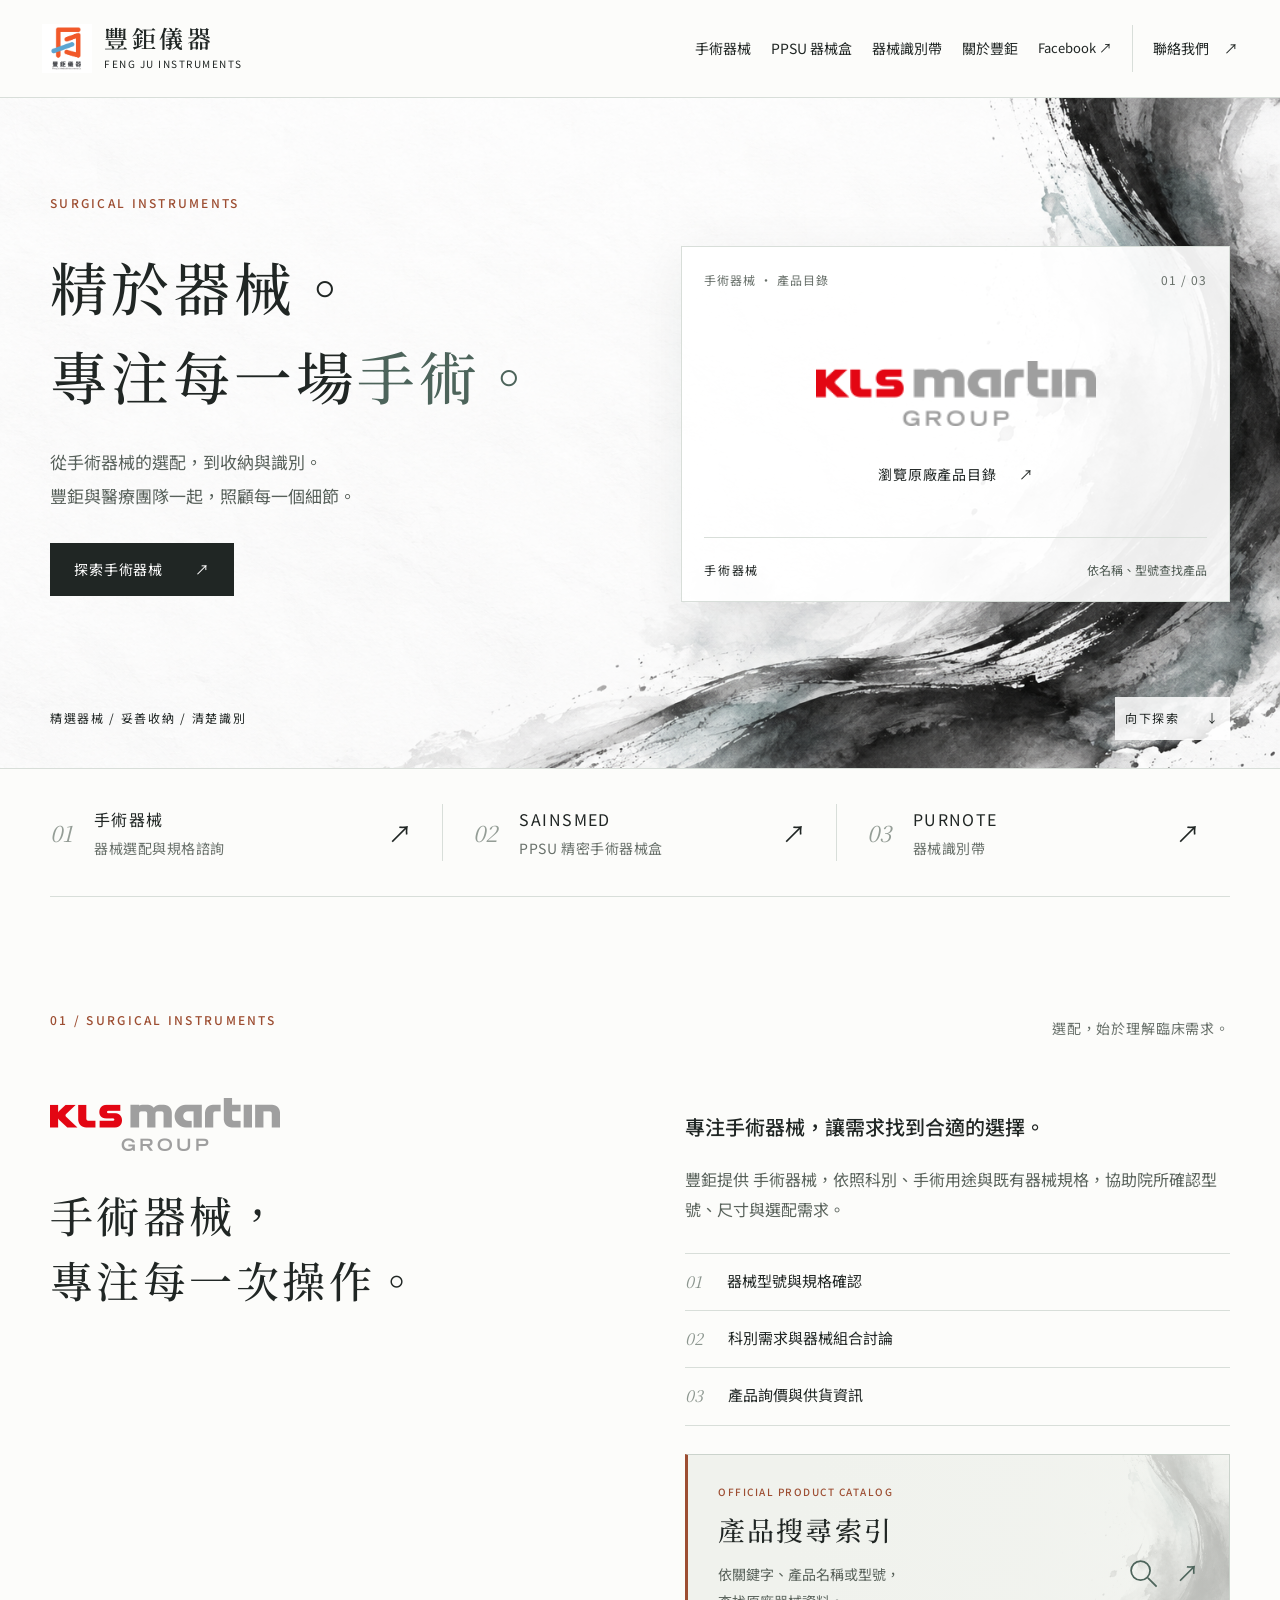
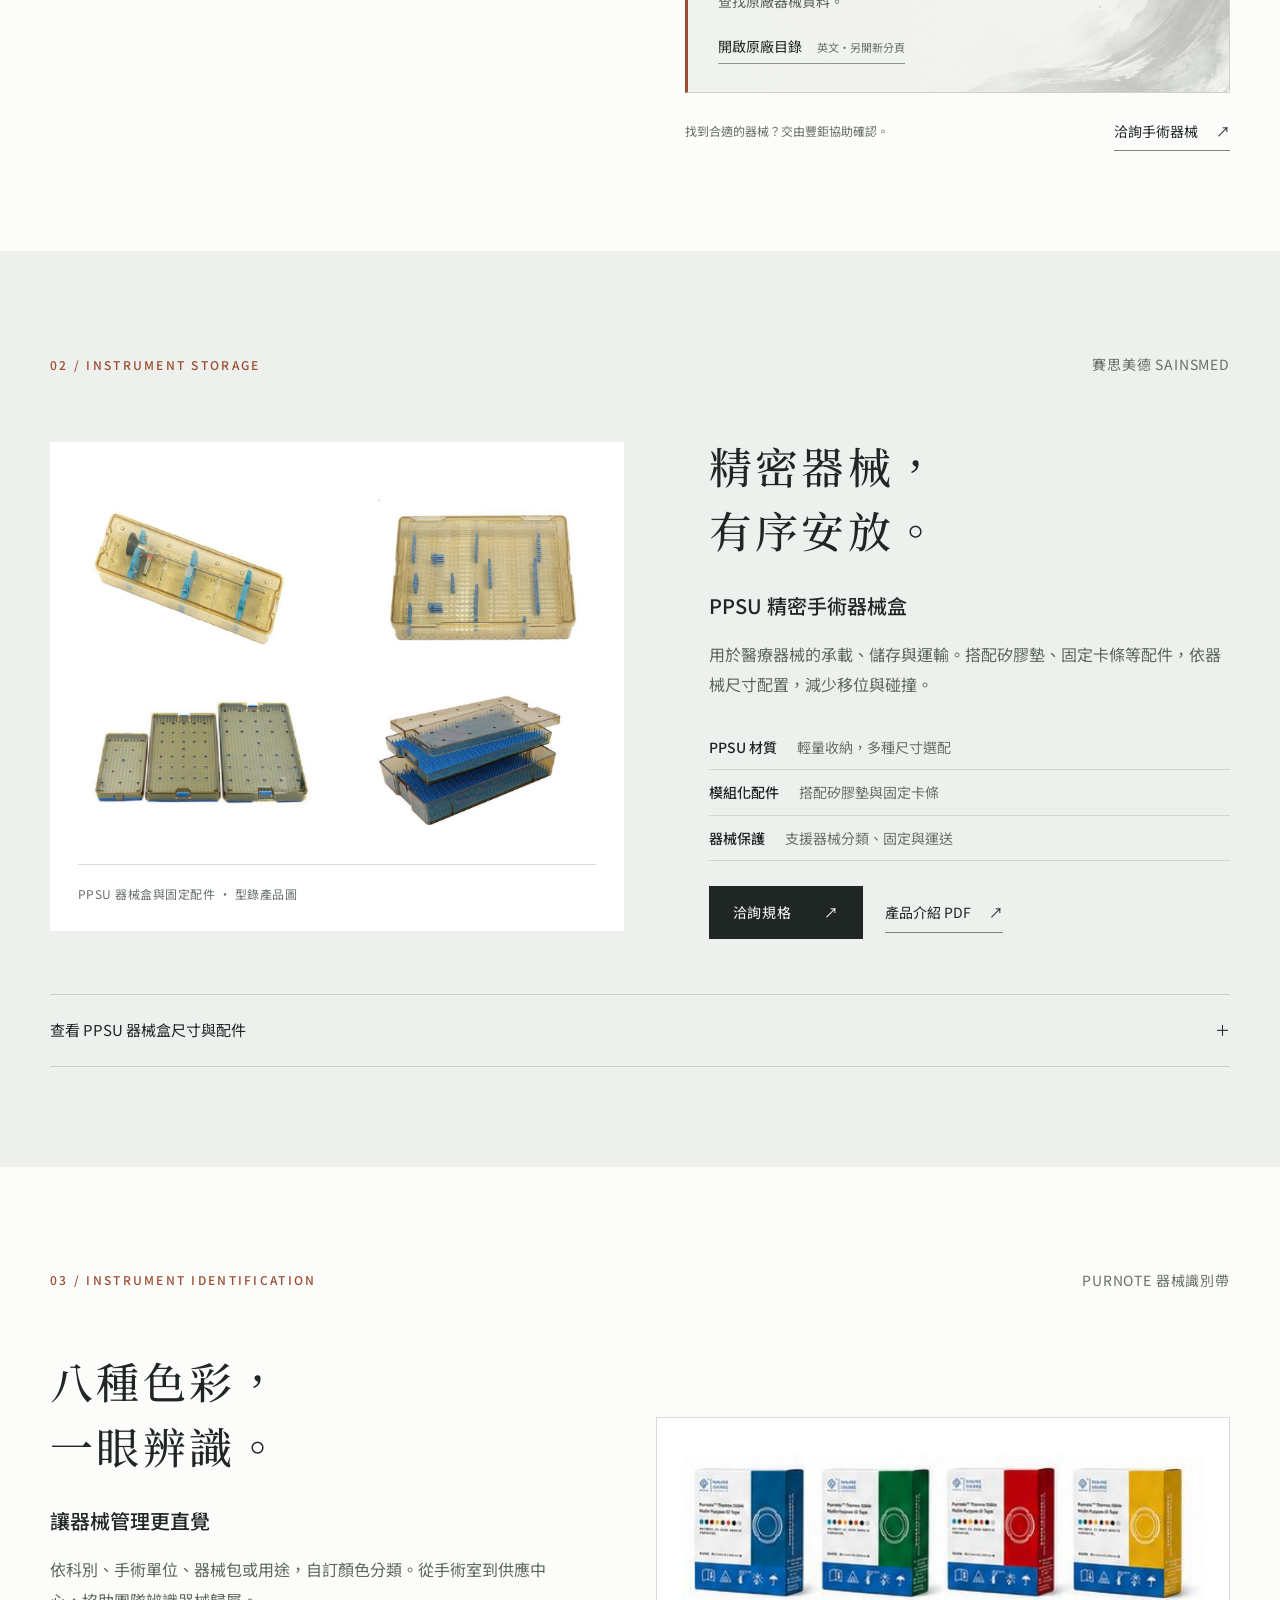
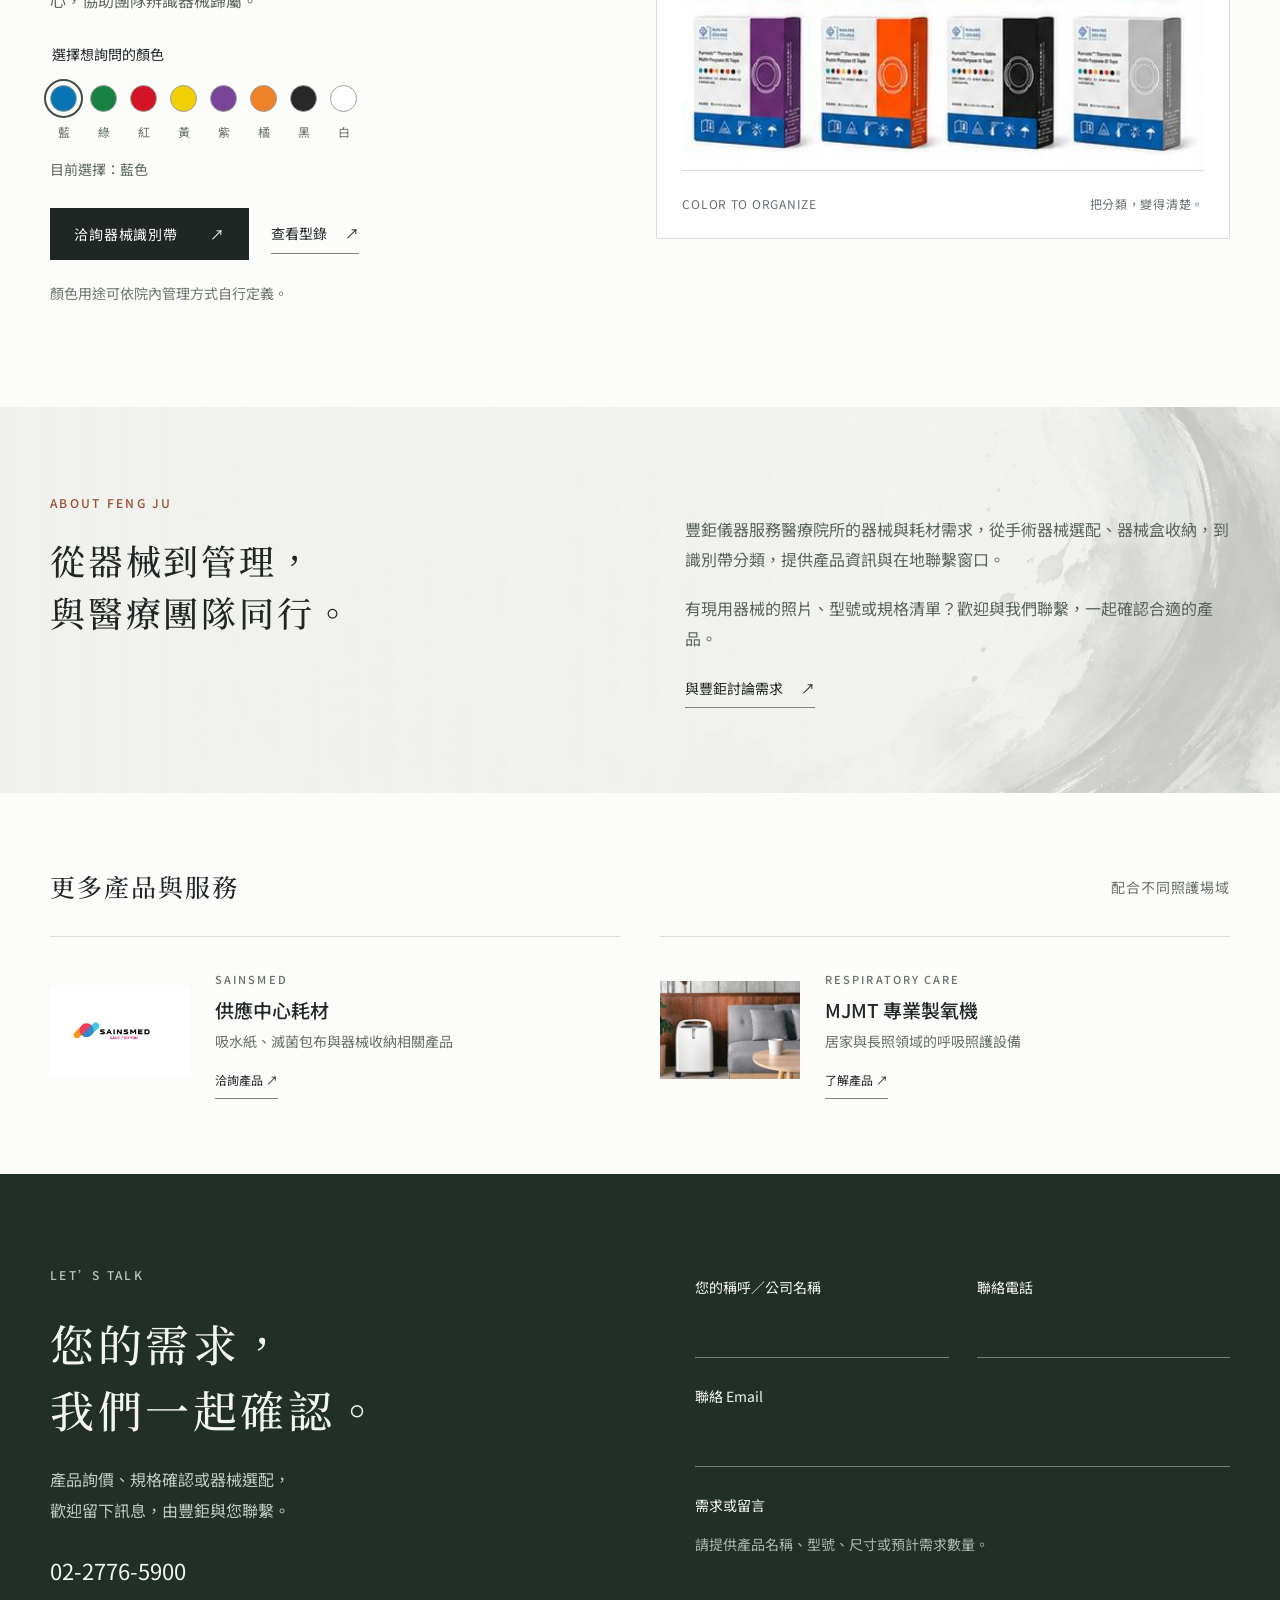
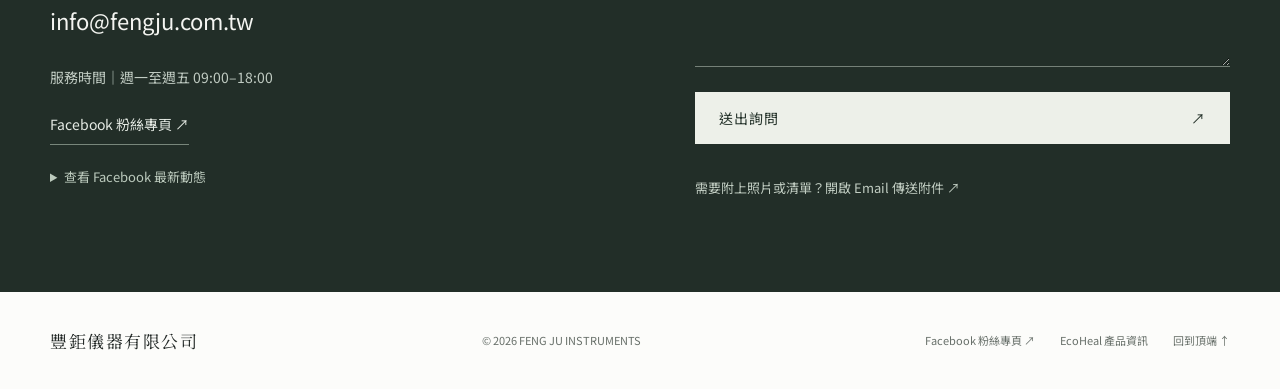
<file: index.html>
<!DOCTYPE html>
<html lang="zh-Hant-TW">
<head>
  <meta charset="UTF-8">
  <meta name="viewport" content="width=device-width,initial-scale=1">
  <title>豐鉅儀器｜手術器械・PPSU 器械盒・器械識別帶</title>
  <meta name="description" content="豐鉅儀器提供 手術器械、賽思美德 SAINSMED PPSU 精密手術器械盒與 PURNOTE 器械識別帶，協助醫療院所選配器械、整理收納與建立分類識別。">
  <link rel="icon" href="豐鉅儀器LOGO.png">
  <link rel="preconnect" href="https://fonts.googleapis.com">
  <link rel="preconnect" href="https://fonts.gstatic.com" crossorigin>
  <link href="https://fonts.googleapis.com/css2?family=Noto+Sans+TC:wght@400;500;600;700&family=Noto+Serif+TC:wght@400;500;600;700&display=swap" rel="stylesheet">
  <link rel="stylesheet" href="assets/home.css">
  <script src="assets/home.js" defer></script>
</head>
<body>
<a class="skip" href="#main">跳至主要內容</a>
<header class="header">
  <a class="brand" href="index.html" aria-label="豐鉅儀器首頁"><img src="豐鉅儀器LOGO.png" width="52" height="52" alt="豐鉅儀器標誌"><span>豐鉅儀器<small>FENG JU INSTRUMENTS</small></span></a>
  <button class="menu-toggle" aria-expanded="false" aria-controls="navigation">選單 <span aria-hidden="true">☰</span></button>
  <nav id="navigation" aria-label="主要導覽"><a href="#kls">手術器械</a><a href="#ppsu">PPSU 器械盒</a><a href="#identification">器械識別帶</a><a href="#solutions">關於豐鉅</a><a class="nav-facebook" href="https://www.facebook.com/fengju.com.tw/" target="_blank" rel="noopener" aria-label="豐鉅儀器 Facebook 粉絲專頁（另開新分頁）">Facebook <span aria-hidden="true">↗</span></a><a class="nav-contact" href="#contact">聯絡我們 <span aria-hidden="true">↗</span></a></nav>
</header>
<main id="main">
<section class="hero" id="home" aria-labelledby="hero-title">
  <div class="hero-inner wrap">
    <div class="hero-copy"><p class="eyebrow">SURGICAL INSTRUMENTS</p><h1 id="hero-title">精於器械。<br>專注每一場<span>手術。</span></h1><p class="hero-description">從手術器械的選配，到收納與識別。<br>豐鉅與醫療團隊一起，照顧每一個細節。</p><a class="button dark" href="#kls">探索手術器械 <span aria-hidden="true">↗</span></a></div>
    <figure class="hero-visual hero-catalog"><div class="visual-label"><span>手術器械 · 產品目錄</span><span>01 / 03</span></div><a class="hero-logo-link" href="https://www.klsmartin.com/shop/en/products/" target="_blank" rel="noopener noreferrer" aria-label="開啟原廠產品目錄（英文，新分頁）"><img src="assets/kls-martin-logo.png" width="230" height="53" alt="KLS Martin Group Logo"><span>瀏覽原廠產品目錄 <span aria-hidden="true">↗</span></span></a><figcaption><span>手術器械</span><span>依名稱、型號查找產品</span></figcaption></figure>
  </div>
  <div class="hero-bottom wrap"><span>精選器械 / 妥善收納 / 清楚識別</span><a href="#products">向下探索 <span aria-hidden="true">↓</span></a></div>
</section>
<div class="product-index wrap" id="products" aria-label="三大產品系列"><a href="#kls"><span class="index-number">01</span><span>手術器械<small>器械選配與規格諮詢</small></span><span aria-hidden="true">↗</span></a><a href="#ppsu"><span class="index-number">02</span><span>SAINSMED<small>PPSU 精密手術器械盒</small></span><span aria-hidden="true">↗</span></a><a href="#identification"><span class="index-number">03</span><span>PURNOTE<small>器械識別帶</small></span><span aria-hidden="true">↗</span></a></div>
<section class="section kls wrap" id="kls" aria-labelledby="kls-title">
  <div class="section-heading"><p class="eyebrow">01 / SURGICAL INSTRUMENTS</p><p class="section-aside">選配，始於理解臨床需求。</p></div>
  <div class="kls-grid"><div><a class="instrument-logo-link" href="https://www.klsmartin.com/shop/en/products/" target="_blank" rel="noopener noreferrer" aria-label="開啟原廠產品目錄（英文，新分頁）"><img src="assets/kls-martin-logo.png" width="230" height="53" alt="KLS Martin Group Logo"></a><h2 id="kls-title">手術器械，<br>專注每一次操作。</h2></div><div class="kls-content"><p class="lead">專注手術器械，讓需求找到合適的選擇。</p><p>豐鉅提供 手術器械，依照科別、手術用途與既有器械規格，協助院所確認型號、尺寸與選配需求。</p><div class="service-lines"><div><span>01</span><span>器械型號與規格確認</span></div><div><span>02</span><span>科別需求與器械組合討論</span></div><div><span>03</span><span>產品詢價與供貨資訊</span></div></div><a class="kls-catalog-link" href="https://www.klsmartin.com/shop/en/products/" target="_blank" rel="noopener noreferrer" aria-label="手術器械產品搜尋索引：開啟原廠英文目錄（新分頁）"><span class="kls-catalog-copy"><span class="eyebrow">OFFICIAL PRODUCT CATALOG</span><strong>產品搜尋索引</strong><span class="kls-catalog-description">依關鍵字、產品名稱或型號，<br>查找原廠器械資料。</span><span class="kls-catalog-action">開啟原廠目錄 <small>英文・另開新分頁</small></span></span><span class="kls-catalog-icon" aria-hidden="true"><svg viewBox="0 0 24 24" fill="none"><circle cx="10" cy="10" r="6.5"/><path d="m15 15 6 6"/></svg><span>↗</span></span></a><div class="kls-inquiry-row"><span>找到合適的器械？交由豐鉅協助確認。</span><a class="text-link" href="#contact" data-inquiry="手術器械">洽詢手術器械 <span aria-hidden="true">↗</span></a></div></div></div>
</section>
<section class="section ppsu" id="ppsu" aria-labelledby="ppsu-title"><div class="wrap">
  <div class="section-heading"><p class="eyebrow">02 / INSTRUMENT STORAGE</p><span class="section-aside">賽思美德 SAINSMED</span></div>
  <div class="product-grid"><figure class="product-photo"><img src="assets/ppsu-boxes.png" width="700" height="466" loading="lazy" alt="賽思美德 PPSU 器械盒，多種尺寸及矽膠固定配件"><figcaption>PPSU 器械盒與固定配件 · 型錄產品圖</figcaption></figure><div class="product-copy"><h2 id="ppsu-title">精密器械，<br>有序安放。</h2><h3>PPSU 精密手術器械盒</h3><p>用於醫療器械的承載、儲存與運輸。搭配矽膠墊、固定卡條等配件，依器械尺寸配置，減少移位與碰撞。</p><ul class="feature-list"><li><strong>PPSU 材質</strong><span>輕量收納，多種尺寸選配</span></li><li><strong>模組化配件</strong><span>搭配矽膠墊與固定卡條</span></li><li><strong>器械保護</strong><span>支援器械分類、固定與運送</span></li></ul><div class="actions"><a class="button dark" href="#contact" data-inquiry="賽思美德 PPSU 精密手術器械盒">洽詢規格 <span aria-hidden="true">↗</span></a><a class="text-link" href="catalogs/ppsu-overview.pdf" target="_blank" rel="noopener">產品介紹 PDF <span aria-hidden="true">↗</span></a></div></div></div>
  <details class="specs"><summary>查看 PPSU 器械盒尺寸與配件 <span aria-hidden="true">＋</span></summary><div class="spec-content"><div class="table-scroll"><table><caption>PPSU 器械盒｜尺寸單位：mm</caption><thead><tr><th scope="col">型號</th><th scope="col">長 × 寬 × 高</th></tr></thead><tbody><tr><td>SMD-SBP001</td><td>160 × 70 × 22</td></tr><tr><td>SMD-SBP002</td><td>160 × 90 × 22</td></tr><tr><td>SMD-SBP003</td><td>220 × 140 × 22</td></tr><tr><td>SMD-SBP004</td><td>280 × 75 × 45</td></tr><tr><td>SMD-SBP005</td><td>260 × 160 × 22</td></tr><tr><td>SMD-SBP006</td><td>260 × 160 × 44</td></tr><tr><td>SMD-SBP007</td><td>260 × 160 × 50</td></tr><tr><td>SMD-SBP008</td><td>200 × 110 × 22</td></tr><tr><td>SMD-SBP009</td><td>450 × 75 × 45</td></tr></tbody></table></div><div><h3>依器械配置，選擇配件</h3><p>型錄包含通用卡條、矽膠墊、器械串、釘盒與安全扣環；其他樣式與尺寸可洽詢訂製。</p><p class="product-note">本產品以非滅菌狀態供應。清潔、包裝與滅菌方式，請依產品使用說明及院內作業程序執行。</p><a class="text-link" href="catalogs/sainsmed-boxes-accessories.pdf" target="_blank" rel="noopener">完整器械盒與配件型錄 <span aria-hidden="true">↗</span></a></div></div></details>
</div></section>
<section class="section bands wrap" id="identification" aria-labelledby="bands-title"><div class="section-heading"><p class="eyebrow">03 / INSTRUMENT IDENTIFICATION</p><span class="section-aside">PURNOTE 器械識別帶</span></div><div class="product-grid reverse"><div class="product-copy"><h2 id="bands-title">八種色彩，<br>一眼辨識。</h2><h3>讓器械管理更直覺</h3><p>依科別、手術單位、器械包或用途，自訂顏色分類。從手術室到供應中心，協助團隊辨識器械歸屬。</p><fieldset class="colors"><legend>選擇想詢問的顏色</legend><div class="swatches"><label><input type="radio" name="band-color" value="藍色" checked><span style="--swatch:#0874b4"></span><em>藍</em></label><label><input type="radio" name="band-color" value="綠色"><span style="--swatch:#198242"></span><em>綠</em></label><label><input type="radio" name="band-color" value="紅色"><span style="--swatch:#d31427"></span><em>紅</em></label><label><input type="radio" name="band-color" value="黃色"><span style="--swatch:#f0cf04"></span><em>黃</em></label><label><input type="radio" name="band-color" value="紫色"><span style="--swatch:#794598"></span><em>紫</em></label><label><input type="radio" name="band-color" value="橘色"><span style="--swatch:#ef8128"></span><em>橘</em></label><label><input type="radio" name="band-color" value="黑色"><span style="--swatch:#292727"></span><em>黑</em></label><label><input type="radio" name="band-color" value="白色"><span style="--swatch:#fff"></span><em>白</em></label></div></fieldset><p id="color-status" class="color-status" aria-live="polite">目前選擇：藍色</p><div class="actions"><a class="button dark" href="#contact" id="band-inquiry" data-inquiry="PURNOTE 器械識別帶（藍色）">洽詢器械識別帶 <span aria-hidden="true">↗</span></a><a class="text-link" href="catalogs/instrument-identification.pdf" target="_blank" rel="noopener">查看型錄 <span aria-hidden="true">↗</span></a></div><p class="product-note">顏色用途可依院內管理方式自行定義。</p></div><figure class="bands-photo"><img src="assets/identification-bands.png" width="950" height="560" loading="lazy" alt="PURNOTE 藍、綠、紅、黃、紫、橘、黑、白八色器械識別帶"><div class="bands-caption"><span>COLOR TO ORGANIZE</span><span>把分類，變得清楚。</span></div></figure></div></section>
<section class="about" id="solutions"><div class="wrap about-grid"><div><p class="eyebrow">ABOUT FENG JU</p><h2>從器械到管理，<br>與醫療團隊同行。</h2></div><div><p>豐鉅儀器服務醫療院所的器械與耗材需求，從手術器械選配、器械盒收納，到識別帶分類，提供產品資訊與在地聯繫窗口。</p><p>有現用器械的照片、型號或規格清單？歡迎與我們聯繫，一起確認合適的產品。</p><a class="text-link" href="#contact">與豐鉅討論需求 <span aria-hidden="true">↗</span></a></div></div></section>
<section class="other-products wrap" aria-labelledby="other-title"><div class="section-heading"><h2 id="other-title">更多產品與服務</h2><span class="section-aside">配合不同照護場域</span></div><div class="other-grid"><a href="#contact" data-inquiry="SAINSMED 感染控制耗材"><img src="2.jpg" width="1024" height="647" loading="lazy" alt="SAINSMED 感染控制耗材"><div><span class="eyebrow">SAINSMED</span><h3>供應中心耗材</h3><p>吸水紙、滅菌包布與器械收納相關產品</p><span class="text-link">洽詢產品 ↗</span></div></a><a href="MJMT.html"><img src="11.jpg" width="2464" height="1728" loading="lazy" alt="MJMT 製氧機產品介紹"><div><span class="eyebrow">RESPIRATORY CARE</span><h3>MJMT 專業製氧機</h3><p>居家與長照領域的呼吸照護設備</p><span class="text-link">了解產品 ↗</span></div></a></div></section>
<section class="contact" id="contact" aria-labelledby="contact-title"><div class="wrap contact-grid"><div class="contact-copy"><p class="eyebrow">LET’S TALK</p><h2 id="contact-title">您的需求，<br>我們一起確認。</h2><p>產品詢價、規格確認或器械選配，<br>歡迎留下訊息，由豐鉅與您聯繫。</p><div class="contact-links"><a href="tel:0227765900">02-2776-5900</a><a href="mailto:info@fengju.com.tw">info@fengju.com.tw</a></div><p class="hours">服務時間｜週一至週五 09:00–18:00</p><a class="text-link" href="https://www.facebook.com/fengju.com.tw/" target="_blank" rel="noopener">Facebook 粉絲專頁 ↗</a><details class="facebook-feed"><summary>查看 Facebook 最新動態</summary><iframe title="豐鉅儀器 Facebook 最新動態" loading="lazy" src="https://www.facebook.com/plugins/page.php?href=https%3A%2F%2Fwww.facebook.com%2Ffengju.com.tw%2F&amp;tabs=timeline&amp;width=340&amp;height=450&amp;small_header=false&amp;adapt_container_width=true&amp;hide_cover=false&amp;show_facepile=true&amp;appId" width="340" height="450" style="border:none;max-width:100%" allow="encrypted-media; picture-in-picture; web-share"></iframe></details></div><form id="contact-form" action="https://formspree.io/f/mqeegbeg" method="POST"><div class="form-row"><label for="name">您的稱呼／公司名稱<input id="name" name="name" autocomplete="name" required></label><label for="phone">聯絡電話<input type="tel" id="phone" name="phone" autocomplete="tel"></label></div><label for="email">聯絡 Email<input type="email" id="email" name="email" autocomplete="email" required></label><label for="message">需求或留言<textarea id="message" name="message" rows="4" required placeholder="請提供產品名稱、型號、尺寸或預計需求數量。"></textarea></label><button class="button light" type="submit">送出詢問 <span aria-hidden="true">↗</span></button><p class="form-status" id="form-status" role="status"></p><a class="attachment-link" href="mailto:info@fengju.com.tw?subject=豐鉅儀器產品詢問（含附件）">需要附上照片或清單？開啟 Email 傳送附件 ↗</a></form></div></section>
</main>
<footer class="footer wrap"><a class="footer-brand" href="index.html">豐鉅儀器有限公司</a><span>© <span id="year">2026</span> FENG JU INSTRUMENTS</span><div><a href="https://www.facebook.com/fengju.com.tw/" target="_blank" rel="noopener">Facebook 粉絲專頁 ↗</a><a href="EcohealPHIT.html">EcoHeal 產品資訊</a><a href="#home">回到頂端 ↑</a></div></footer>
</body>
</html>
</file>
<file: assets/home.css>
:root{--ink:#202624;--muted:#68706a;--line:#d8ded9;--accent:#9d4e32;--paper:#fcfcfa;--sans:'Noto Sans TC',sans-serif;--serif:'Noto Serif TC',serif}*{box-sizing:border-box}html{scroll-behavior:smooth;scroll-padding-top:105px}body{margin:0;background:var(--paper);color:var(--ink);font-family:var(--sans);font-size:16px;line-height:1.9}a{color:inherit;text-decoration:none}button,input,textarea{font:inherit}button,a,input,textarea,summary{touch-action:manipulation}button{cursor:pointer}img{display:block;max-width:100%;height:auto}h1,h2,h3,p,figure{margin:0}h1,h2{font-family:var(--serif);font-weight:500;line-height:1.5}h3{font-weight:500}p+p{margin-top:18px}a,button{transition:color .2s,background .2s,border-color .2s}a:hover{color:var(--accent)}:focus-visible{outline:3px solid #b56943;outline-offset:6px}.wrap{width:min(1240px,calc(100% - 100px));margin:auto}.skip{position:fixed;top:-100px;left:12px;z-index:100;background:#fff;padding:10px}.skip:focus{top:12px}.header{height:98px;padding:0 42px;display:flex;justify-content:space-between;align-items:center;border-bottom:1px solid var(--line);position:sticky;top:0;z-index:20;background:rgba(252,252,250,.96);backdrop-filter:blur(16px);gap:25px}.brand{display:flex;align-items:center;gap:12px;flex-shrink:0}.brand img{width:50px;height:50px;object-fit:contain}.brand>span{font-family:var(--serif);font-size:24px;letter-spacing:.15em;font-weight:600;line-height:1.3}.brand small{display:block;font:10px/2.2 var(--sans);letter-spacing:.15em}.header nav{display:flex;align-items:center;gap:27px;font-size:14px;white-space:nowrap}.nav-contact{padding:10px 0 10px 20px;border-left:1px solid var(--line)}.nav-contact span{margin-left:12px}.menu-toggle{display:none;background:none;border:0}.eyebrow{font-size:12px;letter-spacing:.19em;font-weight:500;line-height:1.8}.hero{background:#fff url('ink-wash.png') center/cover no-repeat;min-height:670px;position:relative;border-bottom:1px solid var(--line)}.hero-inner{display:grid;grid-template-columns:1.1fr 1fr;align-items:center;gap:28px;padding-top:88px;padding-bottom:80px}.hero .eyebrow{color:var(--accent);margin-bottom:28px}.hero h1{font-size:clamp(40px,4.5vw,65px);letter-spacing:.06em;line-height:1.55;white-space:nowrap}.hero h1 span{color:#4d645b}.hero-description{margin:25px 0 30px;color:#58615b;font-size:17px;line-height:2}.button{display:inline-flex;align-items:center;justify-content:space-between;gap:32px;border:1px solid transparent;min-height:52px;padding:12px 23px;font-size:14px;letter-spacing:.06em}.dark{background:var(--ink);color:#fff}.dark:hover{background:#40564c;color:#fff}.hero-visual{margin-top:60px;background:rgba(255,255,255,.92);padding:22px 22px 0;box-shadow:0 12px 50px #20262412;border:1px solid #d8ded9}.visual-label{display:flex;justify-content:space-between;font-size:12px;color:var(--muted);margin-bottom:20px;letter-spacing:.08em}.hero-visual img{width:100%;aspect-ratio:1024/390;object-fit:contain}.hero-visual figcaption{display:flex;justify-content:space-between;gap:10px;font-size:12px;line-height:1.8;padding:21px 0;color:#525d56}.hero-visual figcaption>span:first-child{letter-spacing:.14em;color:var(--ink)}.hero-bottom{display:flex;justify-content:space-between;align-items:center;padding:15px 0 28px;font-size:12px;letter-spacing:.14em}.hero-bottom a{padding:10px;background:#ffffffdb}.hero-bottom a span{margin-left:22px}.product-index{display:grid;grid-template-columns:repeat(3,1fr);padding:35px 0;border-bottom:1px solid var(--line)}.product-index a{display:flex;align-items:center;gap:22px;padding:0 30px;border-right:1px solid var(--line)}.product-index a:first-child{padding-left:0}.product-index a:last-child{border:0}.index-number{font:italic 22px var(--serif);color:#949d96}.product-index a>span:nth-child(2){letter-spacing:.09em;font-size:16px}.product-index small{display:block;font-size:14px;letter-spacing:.04em;color:var(--muted)}.product-index a>span:last-child{margin-left:auto;font-size:24px}.section{padding-top:100px;padding-bottom:100px}.section-heading{display:flex;justify-content:space-between;align-items:center;margin-bottom:56px;gap:20px}.section-heading .eyebrow{color:var(--accent)}.section-aside{font-size:14px;color:var(--muted);letter-spacing:.06em}.kls-grid{display:grid;grid-template-columns:1fr 1fr;gap:90px}.brand-wordmark{font:bold 26px var(--sans);letter-spacing:.01em;margin-bottom:20px}.brand-wordmark span{color:#a6292f}h2{font-size:43px;letter-spacing:.08em}.kls-content{padding-top:10px;color:#59625b}.lead{font-size:20px;color:var(--ink);font-weight:500}.service-lines{margin:28px 0}.service-lines>div{display:flex;gap:25px;border-top:1px solid var(--line);padding:13px 0;font-size:15px;color:var(--ink)}.service-lines>div:last-child{border-bottom:1px solid var(--line)}.service-lines>div>span:first-child{color:#8b958e;font:italic 16px/1.9 var(--serif)}.text-link{display:inline-flex;align-items:center;gap:18px;border-bottom:1px solid #78867b;padding:6px 0;font-size:14px;color:var(--ink)}.ppsu{background:#edf0ec}.product-grid{display:grid;grid-template-columns:1.1fr 1fr;align-items:center;gap:85px}.product-photo{background:#fff;padding:40px 28px 25px}.product-photo img{width:100%;aspect-ratio:1.45;object-fit:contain}.product-photo figcaption{color:var(--muted);font-size:12px;border-top:1px solid var(--line);padding-top:18px;margin-top:25px;letter-spacing:.04em}.product-copy h3{margin:24px 0 14px;font-size:20px}.product-copy>p{color:#5c675f}.feature-list{list-style:none;padding:0;margin:25px 0}.feature-list li{display:flex;gap:20px;font-size:14px;padding:9px 0;border-bottom:1px solid #d0d8d0}.feature-list strong{font-weight:500;flex-shrink:0}.feature-list span{color:var(--muted)}.actions{display:flex;flex-wrap:wrap;align-items:center;gap:22px;margin-top:25px}.specs{border-top:1px solid #c9d2ca;border-bottom:1px solid #c9d2ca;margin-top:55px}.specs summary{display:flex;justify-content:space-between;cursor:pointer;padding:21px 0;font-size:15px;list-style:none}.specs summary::-webkit-details-marker{display:none}.specs[open] summary span{transform:rotate(45deg)}.spec-content{display:grid;grid-template-columns:1fr 1fr;gap:60px;padding-bottom:30px}.spec-content h3{font-size:18px;margin-bottom:15px}.table-scroll{overflow:auto}table{border-collapse:collapse;width:100%;font-size:14px;text-align:left}caption{text-align:left;margin-bottom:12px;color:var(--muted)}th,td{padding:8px 12px;border-bottom:1px solid #d1d9d2}th{font-weight:500}.product-note{font-size:14px;line-height:1.9;color:#6c776f!important;margin-top:20px}.bands .product-grid{grid-template-columns:1fr 1.1fr}.bands-photo{padding:30px 25px 0;border:1px solid var(--line);background:#fff}.bands-photo img{width:100%;aspect-ratio:1.62;object-fit:contain}.bands-caption{border-top:1px solid var(--line);display:flex;flex-wrap:wrap;justify-content:space-between;padding:22px 0;gap:10px;color:var(--muted);font-size:12px;letter-spacing:.06em}.colors{padding:0;border:0;margin:26px 0 0}.colors legend{font-size:14px;margin-bottom:17px}.swatches{display:flex;gap:13px;flex-wrap:wrap}.swatches label{position:relative;display:flex;flex-direction:column;align-items:center;cursor:pointer}.swatches input{position:absolute;opacity:0;width:30px;height:30px;margin:0}.swatches span{width:27px;height:27px;border:1px solid #9aa29a;border-radius:50%;display:block;background:var(--swatch);outline-offset:4px}.swatches input:checked+span{outline:2px solid #434f46}.swatches input:focus-visible+span{outline:3px solid #b56943}.swatches em{font-style:normal;font-size:12px;margin-top:9px;color:var(--muted)}.color-status{font-size:14px;margin-top:13px!important}.about{padding:85px 0;background:linear-gradient(90deg,#f0f1edee,#f0f1edcc),url('ink-wash.png') center/cover}.about-grid{display:grid;grid-template-columns:1fr 1fr;gap:90px}.about .eyebrow{color:var(--accent);margin-bottom:20px}.about h2{font-size:35px}.about-grid>div:last-child{padding-top:22px;color:#59645b}.about .text-link{margin-top:15px}.other-products{padding:75px 0}.other-products .section-heading{margin-bottom:30px}.other-products h2{font-size:25px}.other-grid{display:grid;grid-template-columns:1fr 1fr;gap:40px}.other-grid>a{display:grid;grid-template-columns:140px 1fr;align-items:center;gap:25px;border-top:1px solid var(--line);padding-top:25px}.other-grid img{width:140px;height:115px;object-fit:contain}.other-grid .eyebrow{font-size:11px;color:var(--muted)}.other-grid h3{font-size:19px}.other-grid p{font-size:14px;color:var(--muted)}.other-grid .text-link{font-size:12px;margin-top:8px}.contact{background:#222e28;color:#f4f5f1;padding:90px 0}.contact-grid{display:grid;grid-template-columns:1fr 1fr;gap:110px}.contact .eyebrow{color:#b9c5bb;margin-bottom:25px}.contact h2{font-size:44px}.contact-copy>p:not(.eyebrow){margin-top:22px;color:#c0cbc2}.contact-links{display:flex;flex-direction:column;gap:8px;margin-top:25px;font-size:22px}.hours{font-size:14px}.contact .text-link{color:#e6ebe5;margin-top:15px}.contact a:hover{color:#ded1ad}.contact form{padding-top:10px}.contact label{display:block;font-size:14px}.contact input,.contact textarea{width:100%;background:transparent;border:0;border-bottom:1px solid #758178;color:#fff;border-radius:0;display:block;padding:9px 0 13px;margin:4px 0 25px;font-size:16px}.contact textarea{resize:vertical;min-height:125px}.contact textarea::placeholder{color:#abb7ae;font-size:14px}.form-row{display:grid;grid-template-columns:1fr 1fr;gap:28px}.light{background:#edf0e9;color:#223028;width:100%;border:1px solid #edf0e9}.light:hover{background:#dbe3d6}.light:disabled{opacity:.65;cursor:wait}.attachment-link{display:inline-block;font-size:13px;margin-top:20px;color:#c1cdc2}.form-status{font-size:14px;margin-top:12px;white-space:pre-line}.facebook-feed{margin-top:20px;font-size:13px;color:#bccabd}.facebook-feed summary{cursor:pointer}.facebook-feed iframe{display:block;margin-top:15px;background:white}.footer{display:flex;flex-wrap:wrap;justify-content:space-between;align-items:center;gap:20px;padding-top:30px;padding-bottom:30px;font-size:11px;color:var(--muted)}.footer-brand{font:17px var(--serif);color:var(--ink);letter-spacing:.09em}.footer>div{display:flex;gap:25px}.footer a{padding:6px 0}
@media(min-width:1600px){.hero-inner{padding-top:115px;padding-bottom:110px}.hero{min-height:750px}}
@media(max-width:1100px){.header{padding:0 25px}.header nav{gap:17px;font-size:13px}.brand>span{font-size:20px}.brand img{width:43px;height:43px}.wrap{width:calc(100% - 64px)}.hero-inner{gap:25px}.hero h1{font-size:48px}.hero-visual{padding:15px 15px 0}.hero-visual figcaption{font-size:11px}.product-grid,.kls-grid,.about-grid{gap:45px}.contact-grid{gap:60px}.product-index a{padding:0 20px;gap:15px}.product-index a>span:nth-child(2){font-size:14px}h2{font-size:36px}}
@media(max-width:860px){.header{height:80px}.menu-toggle{display:block;font-size:14px;padding:10px}.menu-toggle span{margin-left:8px}.header nav{display:none;position:absolute;top:80px;left:0;right:0;background:var(--paper);border-bottom:1px solid var(--line);padding:15px 30px;box-shadow:0 12px 20px #00000009}.header nav.open{display:flex;flex-direction:column;align-items:stretch;gap:0}.header nav a{padding:13px 0;font-size:15px;border:0;border-bottom:1px solid var(--line)}.header nav a:last-child{border:0}.hero-inner{grid-template-columns:1fr;padding-top:55px;padding-bottom:30px}.hero h1{font-size:52px}.hero-visual{width:min(510px,90%);margin-top:8px;margin-left:auto}.hero-bottom{font-size:11px;padding-bottom:20px}.hero{background-position:65% center}.product-index{padding:25px 0}.product-index a{padding:0 12px;gap:12px}.product-index a>span:last-child{display:none}.product-index small{font-size:12px}.section{padding-top:70px;padding-bottom:70px}.section-heading{margin-bottom:35px}.section-aside{font-size:12px}.product-grid,.bands .product-grid,.kls-grid,.about-grid,.contact-grid{grid-template-columns:1fr;gap:35px}.kls-grid{gap:20px}.product-photo{max-width:580px;margin:auto;width:100%}.product-copy h2{font-size:39px}.bands-photo{grid-row:1}.spec-content{gap:30px}.about{padding:65px 0}.about-grid{gap:10px}.other-grid{grid-template-columns:1fr;gap:30px}.other-products{padding:60px 0}.contact{padding:65px 0}.contact-copy>p br{display:none}.contact-grid{gap:45px}.contact h2{font-size:39px}}
@media(max-width:520px){.wrap{width:calc(100% - 40px)}.header{padding:0 18px}.brand img{width:40px;height:40px}.brand>span{font-size:19px}.brand small{font-size:9px}.hero h1{font-size:clamp(30px,9.4vw,45px);letter-spacing:.025em}.hero-description{font-size:15px}.hero .eyebrow{font-size:11px;margin-bottom:20px}.hero-visual{width:100%;margin-top:15px}.hero-bottom>span{max-width:60%;font-size:10px}.hero-bottom a{letter-spacing:0}.hero-bottom a span{margin-left:8px}.hero-inner{padding-top:40px}.product-index{grid-template-columns:1fr;padding:10px 0}.product-index a,.product-index a:first-child{padding:17px 4px;border-right:0;border-bottom:1px solid var(--line);gap:20px}.product-index a>span:last-child{display:block}.product-index small{display:inline;margin-left:16px;font-size:12px}.index-number{font-size:18px}.section-heading{align-items:flex-start;flex-direction:column;gap:8px}.eyebrow{font-size:11px}.section-aside{font-size:12px}.section{padding-top:52px;padding-bottom:52px}h2,.product-copy h2{font-size:34px}.product-photo{padding:20px 15px}.product-photo figcaption{font-size:11px}.feature-list li{flex-direction:column;gap:0}.spec-content{grid-template-columns:1fr;gap:25px}.specs summary{font-size:14px;gap:15px}.bands-photo{padding:20px 15px 0}.bands-caption{font-size:10px}.swatches{gap:15px}.about h2{font-size:30px}.other-grid>a{grid-template-columns:95px 1fr;gap:20px}.other-grid img{width:95px;height:100px}.other-grid h3{font-size:18px}.form-row{grid-template-columns:1fr;gap:0}.contact h2{font-size:35px}.contact-links{font-size:20px}.footer{align-items:flex-start;flex-direction:column;gap:12px}.footer>div{width:100%;justify-content:space-between}.actions{gap:16px}.button{gap:23px}}
@media(prefers-reduced-motion:reduce){html{scroll-behavior:auto}*{transition:none!important}}

/* Keep the additional social link readable before the menu collapses. */
.header nav{gap:20px}.nav-facebook{font-size:13px}
@media(min-width:861px) and (max-width:1180px){.header{padding:0 22px;gap:18px}.header nav{gap:13px;font-size:12px}.brand>span{font-size:20px}.brand img{width:40px;height:40px}.nav-contact{padding-left:13px}.nav-facebook{font-size:12px}}
@media(max-width:960px){.header{height:80px}.menu-toggle{display:block;font-size:14px;padding:10px}.header nav{display:none;position:absolute;top:80px;left:0;right:0;background:var(--paper);border-bottom:1px solid var(--line);padding:15px 30px;box-shadow:0 12px 20px #00000009}.header nav.open{display:flex;flex-direction:column;align-items:stretch;gap:0}.header nav a{padding:13px 0;font-size:15px;border:0;border-bottom:1px solid var(--line)}.header nav a:last-child{border:0}}
@media(max-width:520px){.footer>div{flex-wrap:wrap;justify-content:flex-start;gap:12px 22px}}

/* Official KLS MARTIN catalog entry in the surgical instruments section. */
.kls-catalog-link{display:flex;justify-content:space-between;align-items:center;gap:24px;padding:28px 30px;border:1px solid #cbd3cc;border-left:3px solid var(--accent);background:linear-gradient(105deg,#f0f2ed 20%,#f0f2edeb 60%,#f0f2edb8),url('ink-wash.png') right center/cover;color:var(--ink)}
.kls-catalog-link:hover{border-color:#9ba99c;background-color:#e6ebe3;color:var(--ink)}
.kls-catalog-copy{display:flex;flex-direction:column;align-items:flex-start;min-width:0}.kls-catalog-copy .eyebrow{color:var(--accent);font-size:10px;letter-spacing:.15em}.kls-catalog-copy strong{font:500 27px/1.6 var(--serif);letter-spacing:.08em;margin:7px 0 10px}.kls-catalog-description{font-size:14px;line-height:1.9;color:#59625b}.kls-catalog-action{font-size:14px;margin-top:19px;border-bottom:1px solid #8c988e;padding-bottom:3px}.kls-catalog-action small{font-size:11px;color:#647167;margin-left:12px;display:inline-block}.kls-catalog-icon{display:flex;align-items:center;gap:15px;flex-shrink:0;color:#4d645b}.kls-catalog-icon svg{width:35px;height:35px;stroke:currentColor;stroke-width:1.2}.kls-catalog-icon>span{font-size:23px}.kls-inquiry-row{display:flex;flex-wrap:wrap;justify-content:space-between;align-items:center;gap:8px 18px;margin-top:19px}.kls-inquiry-row>span{font-size:12px;color:var(--muted)}
@media(max-width:1100px){.kls-catalog-link{padding:24px;gap:15px}.kls-catalog-icon{gap:8px}.kls-catalog-action small{margin-left:0;display:block}.kls-catalog-copy strong{font-size:25px}}
@media(max-width:520px){.kls-catalog-link{padding:23px 19px;gap:12px}.kls-catalog-copy strong{font-size:24px}.kls-catalog-description{font-size:13px}.kls-catalog-icon{flex-direction:column;gap:16px}.kls-catalog-icon svg{width:29px;height:29px}.kls-inquiry-row{align-items:flex-start;flex-direction:column}}

/* Neutral instrument copy with unmodified manufacturer logo links. */
.hero-catalog .hero-logo-link{display:flex;flex-direction:column;align-items:center;justify-content:center;gap:35px;min-height:225px;padding:35px 15px}.hero-catalog .hero-logo-link img{width:min(280px,100%);height:auto;aspect-ratio:230/53;object-fit:contain}.hero-logo-link>span{font-size:14px;letter-spacing:.06em}.hero-logo-link>span>span{margin-left:18px}.instrument-logo-link{display:inline-block;margin-bottom:24px}.instrument-logo-link img{width:230px;height:auto}.hero-catalog figcaption{border-top:1px solid var(--line)}
@media(max-width:520px){.hero-catalog .hero-logo-link{min-height:190px;gap:28px}.hero-catalog .hero-logo-link img{width:230px}.instrument-logo-link img{width:200px}}
</file>
